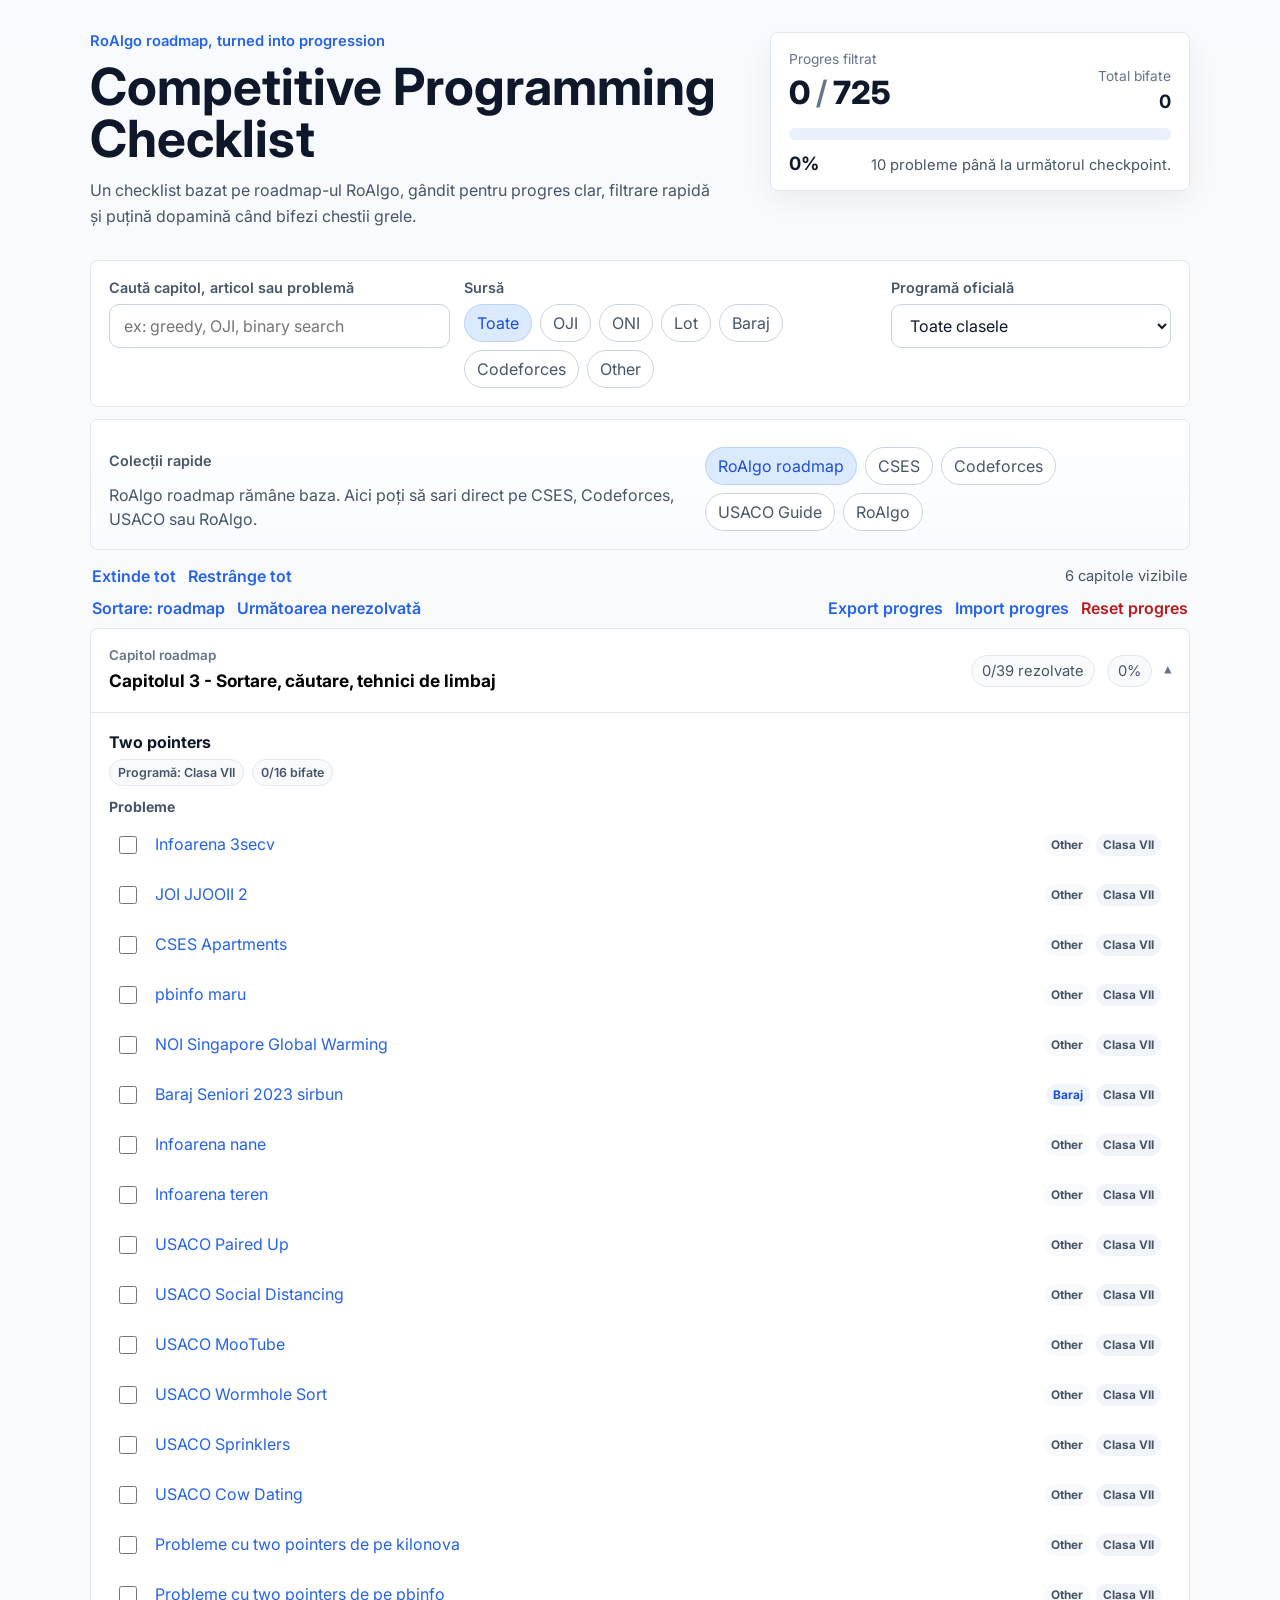
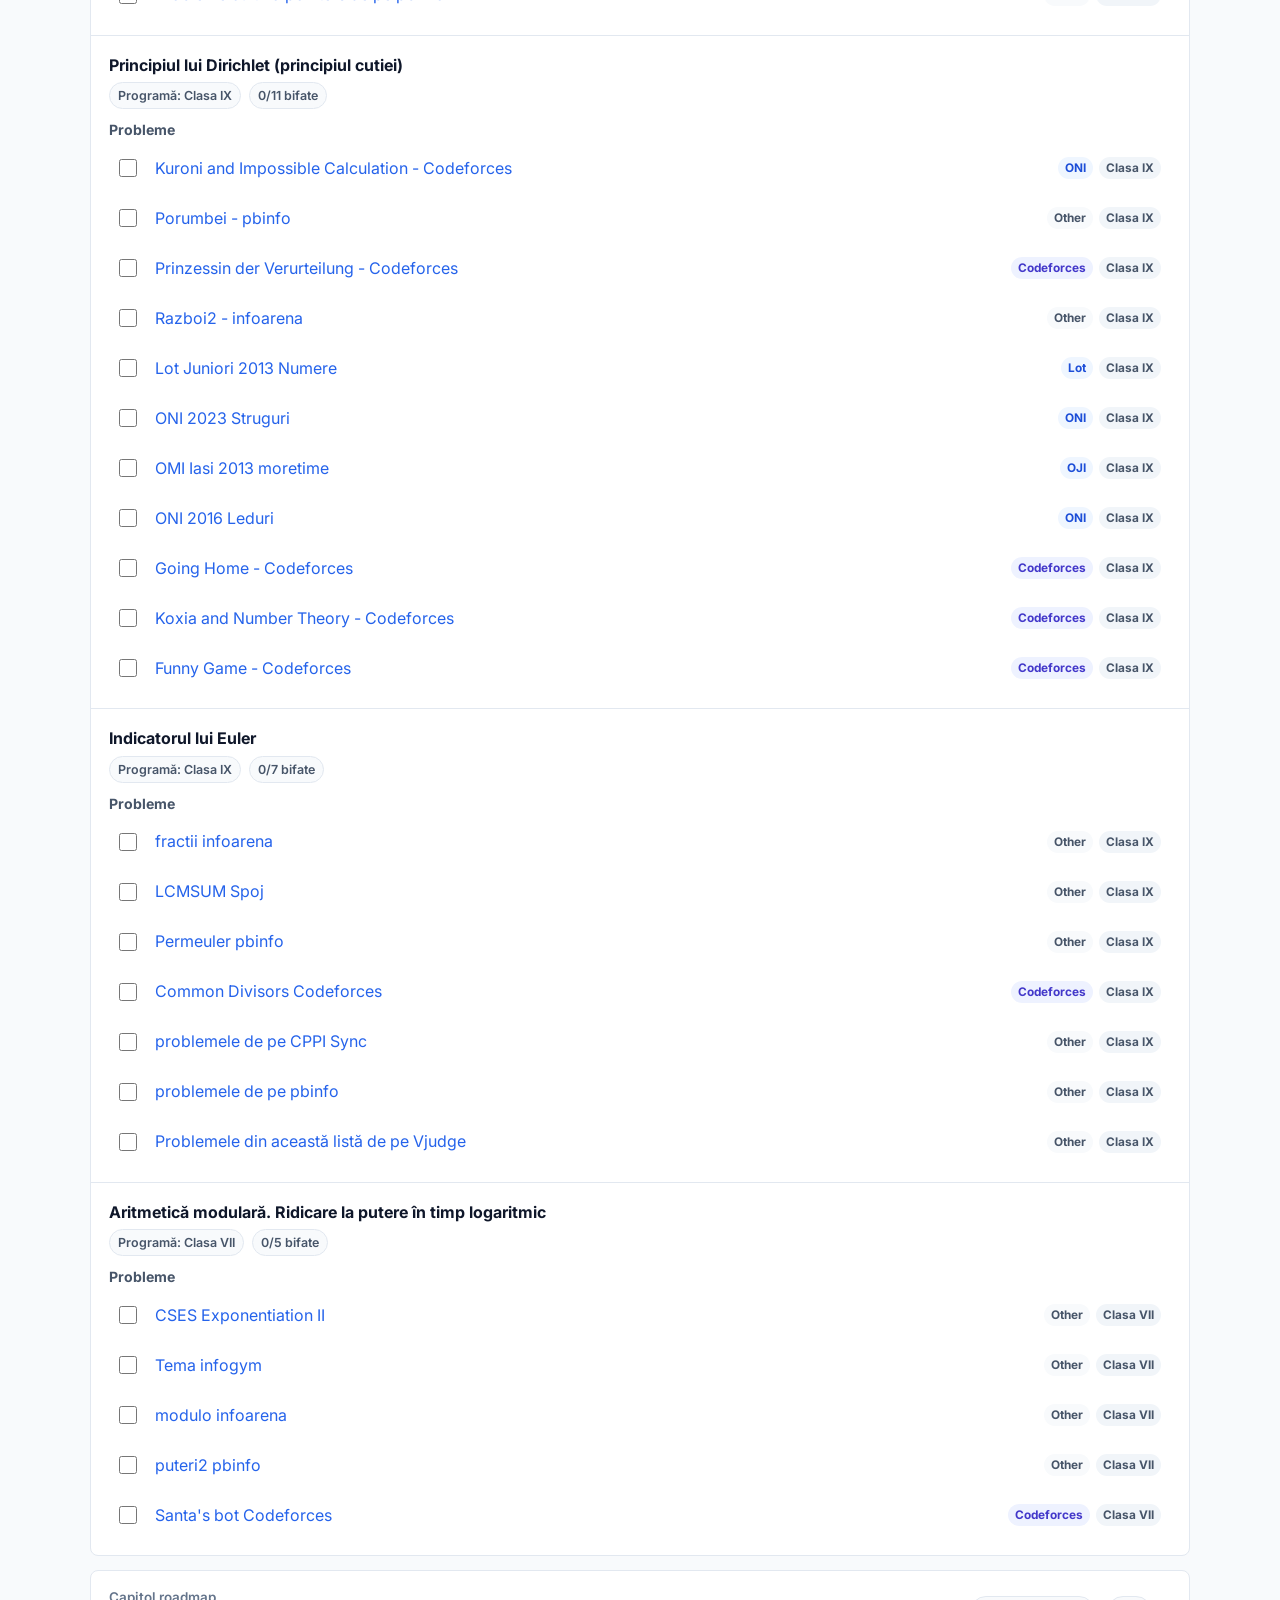
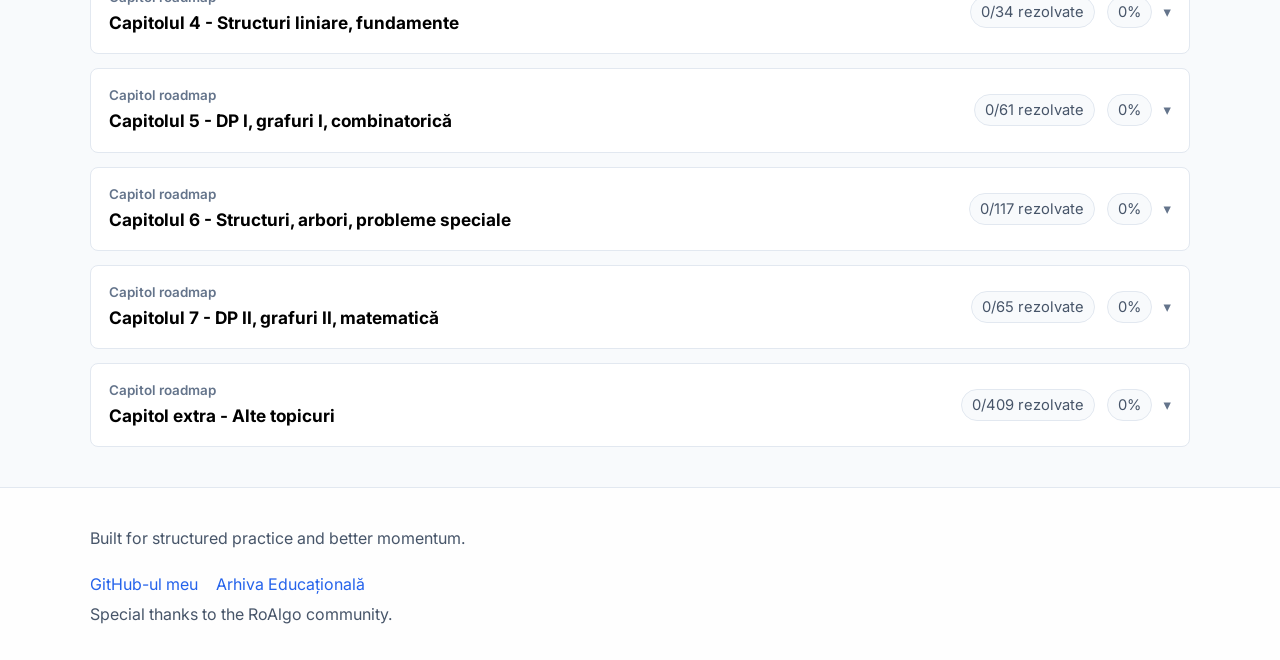
<file: index.html>
<!DOCTYPE html>
<html lang="ro">
<head>
  <meta charset="UTF-8">
  <meta name="viewport" content="width=device-width, initial-scale=1.0">
  <title>RoAlgo Roadmap Checklist</title>
  <link rel="preconnect" href="https://fonts.googleapis.com">
  <link rel="preconnect" href="https://fonts.gstatic.com" crossorigin>
  <link href="https://fonts.googleapis.com/css2?family=Inter:wght@400;500;600;700;800&display=swap" rel="stylesheet">
  <link rel="stylesheet" href="./styles.css">
  <style>
    .modal-backdrop[hidden] {
      display: none !important;
    }
  </style>
</head>
<body>
  <header class="page-header">
    <div class="shell">
      <div class="header-copy">
        <p class="eyebrow">RoAlgo roadmap, turned into progression</p>
        <h1>Competitive Programming Checklist</h1>
        <p class="lede">
          Un checklist bazat pe roadmap-ul RoAlgo, gândit pentru progres clar, filtrare rapidă
          și puțină dopamină când bifezi chestii grele.
        </p>
      </div>

      <section class="overview" aria-label="Progres">
        <div class="overview-top">
          <div>
            <p class="overview-label">Progres filtrat</p>
            <div class="overview-metric">
              <span id="filteredSolved">0</span>
              <span class="metric-separator">/</span>
              <span id="filteredTotal">0</span>
            </div>
          </div>
          <div class="overview-side">
            <p class="overview-label">Total bifate</p>
            <div class="overview-side-value" id="overallSolved">0</div>
          </div>
        </div>

        <div class="progress-bar" aria-hidden="true">
          <div class="progress-fill" id="progressFill"></div>
        </div>

        <div class="overview-bottom">
          <div class="overview-percent" id="filteredPercent">0%</div>
          <div class="overview-milestone" id="milestoneText">Primul checkpoint te așteaptă.</div>
        </div>
      </section>
    </div>
  </header>

  <main class="shell">
    <section class="filters" aria-label="Filtre">
      <div class="filter-block filter-search">
        <label for="searchInput">Caută capitol, articol sau problemă</label>
        <input id="searchInput" type="search" placeholder="ex: greedy, OJI, binary search">
      </div>

      <div class="filter-block">
        <span class="filter-label">Sursă</span>
        <div class="chip-row" id="sourceFilters"></div>
      </div>

      <div class="filter-block">
        <label for="classFilter">Programă oficială</label>
        <select id="classFilter"></select>
      </div>
    </section>

    <section class="collection-panel" aria-label="Colecții rapide">
      <div class="collection-copy">
        <p class="filter-label">Colecții rapide</p>
        <p class="collection-note">RoAlgo roadmap rămâne baza. Aici poți să sari direct pe CSES, Codeforces, USACO sau RoAlgo.</p>
      </div>
      <div class="chip-row" id="collectionFilters"></div>
    </section>

    <section class="toolbar" aria-label="Acțiuni">
      <div class="toolbar-group">
        <button type="button" class="text-button" id="expandAllButton">Extinde tot</button>
        <button type="button" class="text-button" id="collapseAllButton">Restrânge tot</button>
      </div>
      <div class="toolbar-group toolbar-note">
        <span id="chapterCountText">0 capitole vizibile</span>
      </div>
    </section>

    <section class="toolbar toolbar-secondary" aria-label="Gestionare checklist">
      <div class="toolbar-group toolbar-wrap">
        <button type="button" class="text-button" id="sortUnsolvedButton">Sortare: roadmap</button>
        <button type="button" class="text-button" id="nextUnsolvedButton">Următoarea nerezolvată</button>
      </div>
      <div class="toolbar-group toolbar-wrap">
        <button type="button" class="text-button" id="exportProgressButton">Export progres</button>
        <button type="button" class="text-button" id="importProgressButton">Import progres</button>
        <button type="button" class="text-button danger" id="resetProgressButton">Reset progres</button>
      </div>
    </section>

    <section class="chapters" id="chaptersContainer" aria-label="Capitole roadmap"></section>
  </main>

  <footer class="page-footer">
    <div class="shell footer-inner">
      <p>
        Built for structured practice and better momentum.
      </p>
      <div class="footer-links">
        <a href="https://github.com/Cali042008" target="_blank" rel="noreferrer">GitHub-ul meu</a>
        <a href="https://github.com/roalgo-discord/arhiva-educationala" target="_blank" rel="noreferrer">Arhiva Educațională</a>
      </div>
      <p class="footer-credit">Special thanks to the RoAlgo community.</p>
    </div>
  </footer>

  <div class="modal-backdrop" id="resetModal" hidden>
    <div class="modal-card" role="dialog" aria-modal="true" aria-labelledby="resetModalTitle">
      <p class="modal-eyebrow">Confirmare</p>
      <h2 id="resetModalTitle">Resetăm progresul salvat?</h2>
      <p class="modal-copy">
        Asta va șterge tot ce e bifat local pe acest device. Exportă progresul dacă vrei să-l păstrezi.
      </p>
      <div class="modal-actions">
        <button type="button" class="text-button" id="cancelResetButton">Renunță</button>
        <button type="button" class="text-button danger" id="confirmResetButton">Reset progres</button>
      </div>
    </div>
  </div>

  <script src="./data/roadmap-meta.js"></script>
  <script src="./app.js"></script>
</body>
</html>
</file>
<file: styles.css>
:root {
  --bg: #f8fafc;
  --surface: #ffffff;
  --surface-soft: #f8fafc;
  --border: #e2e8f0;
  --border-strong: #cbd5e1;
  --text: #0f172a;
  --muted: #475569;
  --muted-soft: #64748b;
  --accent: #2563eb;
  --accent-strong: #1d4ed8;
  --accent-soft: #dbeafe;
  --success: #16a34a;
  --success-soft: #dcfce7;
  --shadow: 0 10px 30px rgba(15, 23, 42, 0.06);
}

* {
  box-sizing: border-box;
}

html {
  scroll-behavior: smooth;
}

body {
  margin: 0;
  font-family: "Inter", system-ui, sans-serif;
  background: linear-gradient(180deg, #f8fbff 0%, var(--bg) 180px);
  color: var(--text);
}

a {
  color: var(--accent);
  text-decoration: none;
}

a:hover {
  color: var(--accent-strong);
}

button,
input,
select {
  font: inherit;
}

.shell {
  width: min(1100px, calc(100vw - 32px));
  margin: 0 auto;
}

.page-header {
  padding: 32px 0 20px;
}

.page-header .shell {
  display: grid;
  grid-template-columns: minmax(0, 1.2fr) minmax(320px, 420px);
  gap: 24px;
  align-items: start;
}

.eyebrow {
  margin: 0 0 10px;
  color: var(--accent);
  font-size: 0.92rem;
  font-weight: 600;
}

h1 {
  margin: 0;
  font-size: clamp(2rem, 4vw, 3.3rem);
  line-height: 1.02;
}

.lede {
  max-width: 62ch;
  margin: 14px 0 0;
  color: var(--muted);
  font-size: 1rem;
  line-height: 1.6;
}

.overview {
  background: var(--surface);
  border: 1px solid var(--border);
  border-radius: 8px;
  padding: 18px 18px 16px;
  box-shadow: var(--shadow);
}

.overview-top,
.overview-bottom {
  display: flex;
  justify-content: space-between;
  align-items: end;
  gap: 12px;
}

.overview-label {
  margin: 0 0 6px;
  color: var(--muted-soft);
  font-size: 0.86rem;
}

.overview-metric {
  display: flex;
  align-items: baseline;
  gap: 6px;
  font-size: 2rem;
  font-weight: 800;
}

.metric-separator {
  color: var(--muted-soft);
  font-weight: 600;
}

.overview-side {
  text-align: right;
}

.overview-side-value,
.overview-percent {
  font-size: 1.15rem;
  font-weight: 700;
}

.progress-bar {
  margin: 16px 0 12px;
  height: 12px;
  border-radius: 999px;
  overflow: hidden;
  background: #eaf1fb;
}

.progress-fill {
  width: 0;
  height: 100%;
  border-radius: 999px;
  background: linear-gradient(90deg, #60a5fa 0%, #2563eb 52%, #1d4ed8 100%);
  transition: width 180ms ease;
}

.overview-milestone {
  color: var(--muted);
  font-size: 0.92rem;
  text-align: right;
}

.filters {
  display: grid;
  grid-template-columns: 1.4fr 1.7fr 280px;
  gap: 14px;
  margin-top: 10px;
  padding: 18px;
  background: var(--surface);
  border: 1px solid var(--border);
  border-radius: 8px;
}

.collection-panel {
  display: flex;
  justify-content: space-between;
  align-items: end;
  gap: 16px;
  margin-top: 12px;
  padding: 18px;
  background: linear-gradient(180deg, #ffffff 0%, #f8fbff 100%);
  border: 1px solid var(--border);
  border-radius: 8px;
}

.collection-copy {
  max-width: 44rem;
}

.collection-note {
  margin: 6px 0 0;
  color: var(--muted);
  line-height: 1.5;
}

.filter-block {
  display: flex;
  flex-direction: column;
  gap: 8px;
}

.filter-block label,
.filter-label {
  color: var(--muted);
  font-size: 0.9rem;
  font-weight: 600;
}

.filter-search input,
select {
  width: 100%;
  min-height: 44px;
  padding: 0 14px;
  border-radius: 10px;
  border: 1px solid var(--border-strong);
  background: #fff;
  color: var(--text);
}

.filter-search input:focus,
select:focus {
  outline: 2px solid rgba(37, 99, 235, 0.15);
  border-color: var(--accent);
}

.chip-row {
  display: flex;
  flex-wrap: wrap;
  gap: 8px;
}

.chip {
  min-height: 38px;
  padding: 0 12px;
  border-radius: 999px;
  border: 1px solid var(--border-strong);
  background: #fff;
  color: var(--muted);
  cursor: pointer;
  transition: all 140ms ease;
}

.chip[aria-pressed="true"] {
  border-color: rgba(37, 99, 235, 0.18);
  background: var(--accent-soft);
  color: var(--accent-strong);
}

.chip.is-active {
  border-color: rgba(37, 99, 235, 0.18);
  background: var(--accent-soft);
  color: var(--accent-strong);
}

.toolbar {
  display: flex;
  justify-content: space-between;
  gap: 12px;
  align-items: center;
  padding: 16px 2px 10px;
}

.toolbar-secondary {
  padding-top: 2px;
}

.toolbar-group {
  display: flex;
  gap: 12px;
  align-items: center;
}

.toolbar-wrap {
  flex-wrap: wrap;
}

.toolbar-note {
  color: var(--muted);
  font-size: 0.92rem;
}

.text-button {
  padding: 0;
  border: 0;
  background: transparent;
  color: var(--accent);
  cursor: pointer;
  font-weight: 600;
}

.text-button.danger {
  color: #b91c1c;
}

.text-button:focus-visible,
.chip:focus-visible,
select:focus-visible,
input:focus-visible,
.chapter-header:focus-visible {
  outline: 2px solid rgba(37, 99, 235, 0.22);
  outline-offset: 2px;
}

.chapters {
  display: flex;
  flex-direction: column;
  gap: 14px;
  padding-bottom: 40px;
}

.chapter {
  background: var(--surface);
  border: 1px solid var(--border);
  border-radius: 8px;
  overflow: hidden;
}

.chapter.hidden {
  display: none;
}

.chapter-header {
  width: 100%;
  display: grid;
  grid-template-columns: minmax(0, 1fr) auto;
  gap: 12px;
  align-items: center;
  padding: 18px;
  border: 0;
  background: transparent;
  text-align: left;
  cursor: pointer;
}

.chapter-header:hover {
  background: #fbfdff;
}

.chapter-label {
  margin: 0 0 6px;
  color: var(--muted-soft);
  font-size: 0.84rem;
  font-weight: 600;
}

.chapter-title {
  margin: 0;
  font-size: 1.08rem;
  line-height: 1.4;
}

.chapter-summary {
  display: flex;
  flex-wrap: wrap;
  gap: 12px;
  align-items: center;
  justify-content: flex-end;
  color: var(--muted);
  font-size: 0.92rem;
}

.chapter-pill {
  padding: 6px 10px;
  border-radius: 999px;
  background: var(--surface-soft);
  border: 1px solid var(--border);
  color: var(--muted);
}

.chapter-chevron {
  color: var(--muted-soft);
  transition: transform 140ms ease;
}

.chapter[data-open="true"] .chapter-chevron {
  transform: rotate(180deg);
}

.chapter-body {
  display: none;
  border-top: 1px solid var(--border);
}

.chapter[data-open="true"] .chapter-body {
  display: block;
}

.article {
  padding: 18px;
}

.article + .article {
  border-top: 1px solid var(--border);
}

.article-head {
  display: flex;
  justify-content: space-between;
  gap: 12px;
  align-items: start;
  margin-bottom: 12px;
}

.article-title {
  margin: 0;
  font-size: 1rem;
  line-height: 1.4;
}

.article-link {
  flex-shrink: 0;
  font-size: 0.9rem;
  font-weight: 600;
}

.article-meta {
  display: flex;
  flex-wrap: wrap;
  gap: 8px;
  margin: 6px 0 0;
}

.meta-badge {
  padding: 5px 8px;
  border-radius: 999px;
  background: var(--surface-soft);
  border: 1px solid var(--border);
  color: var(--muted);
  font-size: 0.78rem;
  font-weight: 600;
}

.problem-group + .problem-group {
  margin-top: 16px;
}

.problem-group-title {
  margin: 0 0 8px;
  color: var(--muted);
  font-size: 0.88rem;
  font-weight: 700;
}

.problem-list {
  display: flex;
  flex-direction: column;
  gap: 6px;
}

.problem-row {
  display: grid;
  grid-template-columns: 24px minmax(0, 1fr) auto;
  gap: 12px;
  align-items: center;
  min-height: 44px;
  padding: 8px 10px;
  border-radius: 10px;
  transition: background 140ms ease, border-color 140ms ease;
}

.problem-row:hover {
  background: #f8fbff;
}

.problem-row[data-completed="true"] {
  background: var(--success-soft);
}

.problem-row.pulse-focus {
  outline: 2px solid rgba(37, 99, 235, 0.25);
  box-shadow: 0 0 0 4px rgba(37, 99, 235, 0.08);
}

.problem-checkbox {
  width: 18px;
  height: 18px;
  margin: 0;
}

.problem-main {
  min-width: 0;
}

.problem-link {
  display: inline-block;
  line-height: 1.45;
}

.problem-link.completed {
  text-decoration: line-through;
  color: var(--muted);
}

.problem-tags {
  display: flex;
  flex-wrap: wrap;
  gap: 6px;
  justify-content: end;
}

.tag {
  padding: 4px 7px;
  border-radius: 999px;
  font-size: 0.74rem;
  font-weight: 700;
  white-space: nowrap;
}

.tag.source-oji,
.tag.source-oni,
.tag.source-lot,
.tag.source-baraj {
  background: #eff6ff;
  color: #1d4ed8;
}

.tag.source-codeforces {
  background: #eef2ff;
  color: #4338ca;
}

.tag.source-other {
  background: #f8fafc;
  color: var(--muted);
}

.tag.class-tag {
  background: #f1f5f9;
  color: var(--muted);
}

.empty-state {
  padding: 44px 18px;
  text-align: center;
  color: var(--muted);
  background: var(--surface);
  border: 1px dashed var(--border-strong);
  border-radius: 8px;
}

.modal-backdrop {
  position: fixed;
  inset: 0;
  display: grid;
  place-items: center;
  padding: 20px;
  background: rgba(15, 23, 42, 0.36);
  backdrop-filter: blur(6px);
  z-index: 50;
}

.modal-card {
  width: min(520px, 100%);
  padding: 24px;
  background: var(--surface);
  border: 1px solid var(--border);
  border-radius: 18px;
  box-shadow: 0 24px 80px rgba(15, 23, 42, 0.2);
}

.modal-eyebrow {
  margin: 0 0 8px;
  color: var(--accent);
  font-weight: 700;
  font-size: 0.85rem;
  text-transform: uppercase;
  letter-spacing: 0.08em;
}

.modal-card h2 {
  margin: 0;
  font-size: 1.35rem;
}

.modal-copy {
  margin: 12px 0 0;
  color: var(--muted);
  line-height: 1.6;
}

.modal-actions {
  display: flex;
  justify-content: flex-end;
  gap: 16px;
  margin-top: 22px;
}

.page-footer {
  border-top: 1px solid var(--border);
  background: rgba(255, 255, 255, 0.85);
}

.footer-inner {
  display: flex;
  flex-direction: column;
  gap: 10px;
  padding: 24px 0 36px;
  color: var(--muted);
}

.footer-links {
  display: flex;
  flex-wrap: wrap;
  gap: 18px;
}

.footer-credit {
  margin: 0;
}

@media (max-width: 980px) {
  .page-header .shell,
  .filters,
  .collection-panel {
    grid-template-columns: 1fr;
  }

  .overview {
    max-width: 100%;
  }
}

@media (max-width: 720px) {
  .shell {
    width: min(100vw - 24px, 1100px);
  }

  .page-header {
    padding-top: 24px;
  }

  .toolbar,
  .article-head,
  .chapter-header,
  .problem-row,
  .overview-top,
  .overview-bottom {
    grid-template-columns: 1fr;
    display: block;
  }

  .toolbar-group {
    flex-wrap: wrap;
  }

  .chapter-summary,
  .article-link,
  .problem-tags,
  .overview-side,
  .overview-milestone {
    margin-top: 10px;
    text-align: left;
    justify-content: flex-start;
  }

  .collection-panel {
    flex-direction: column;
    align-items: flex-start;
  }

  .modal-actions {
    flex-direction: column-reverse;
  }

  .problem-row {
    padding-left: 12px;
  }

  .problem-checkbox {
    margin-bottom: 8px;
  }
}
</file>
